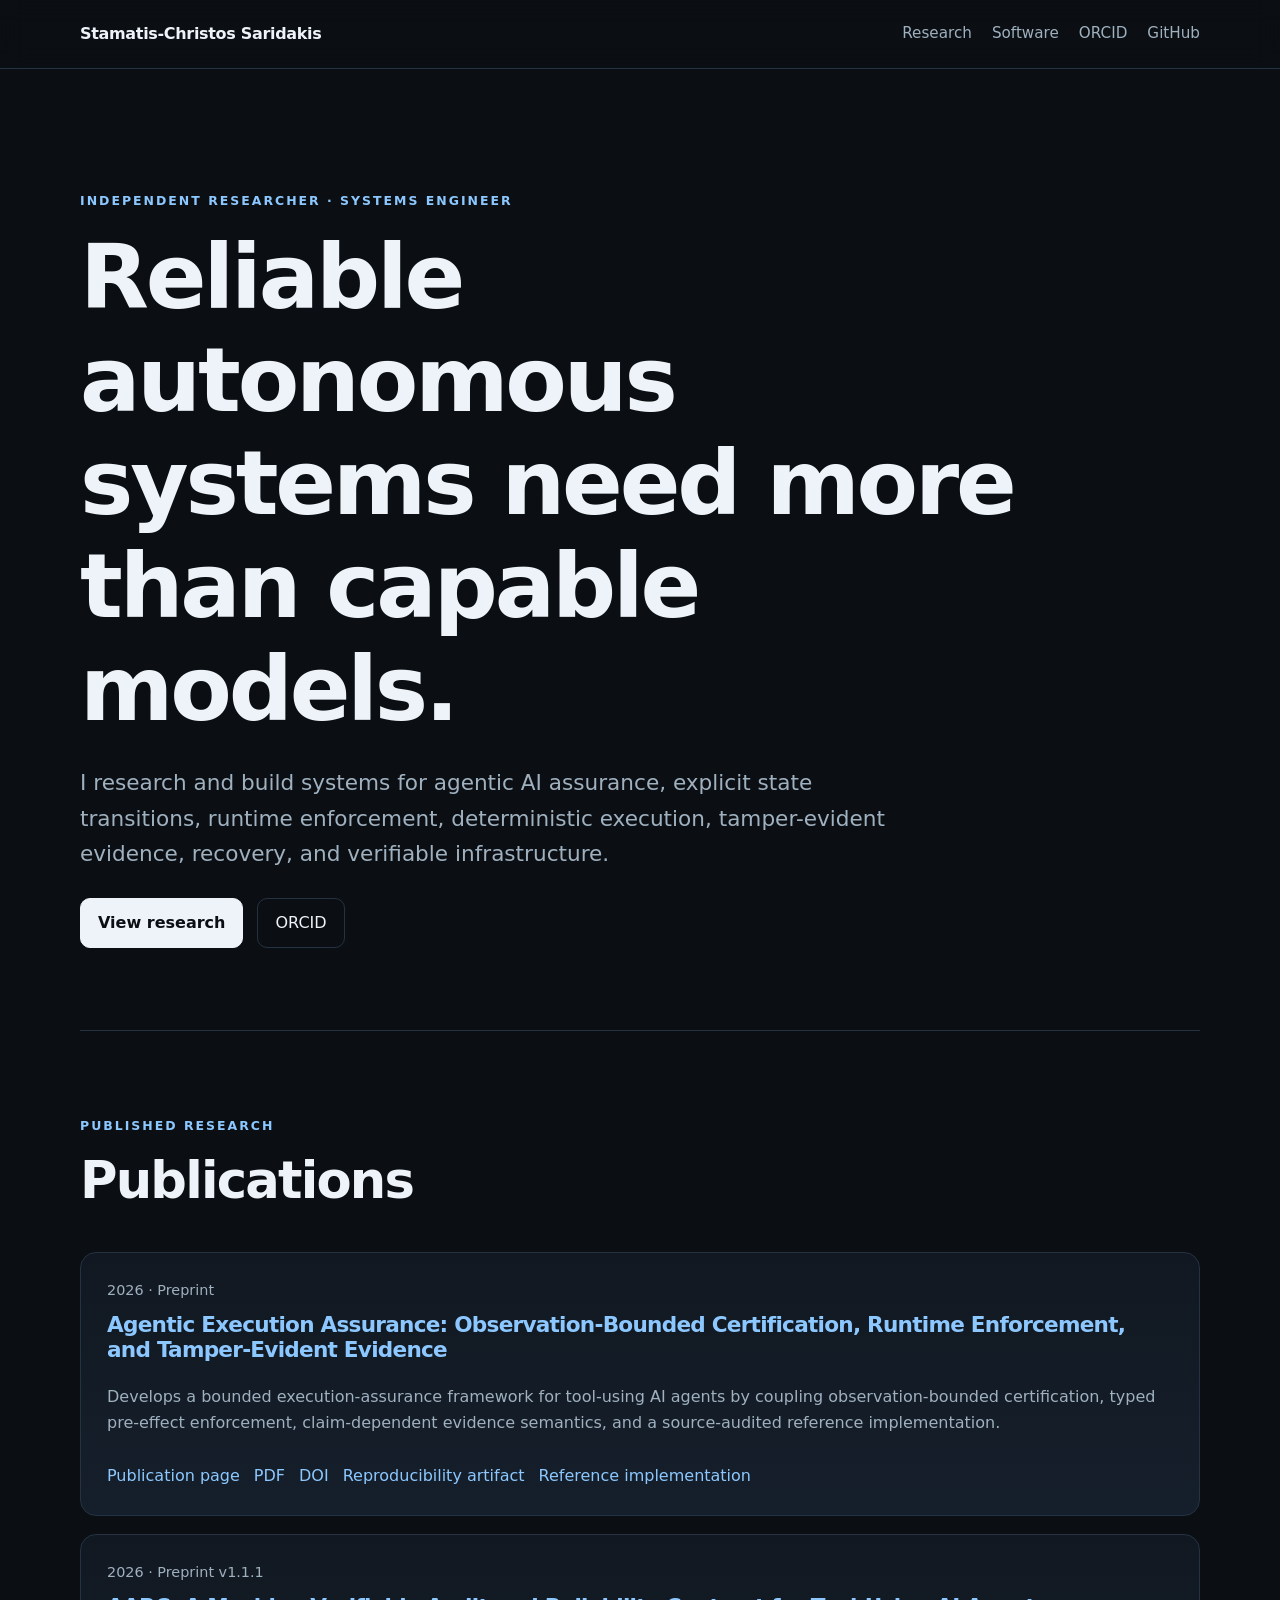
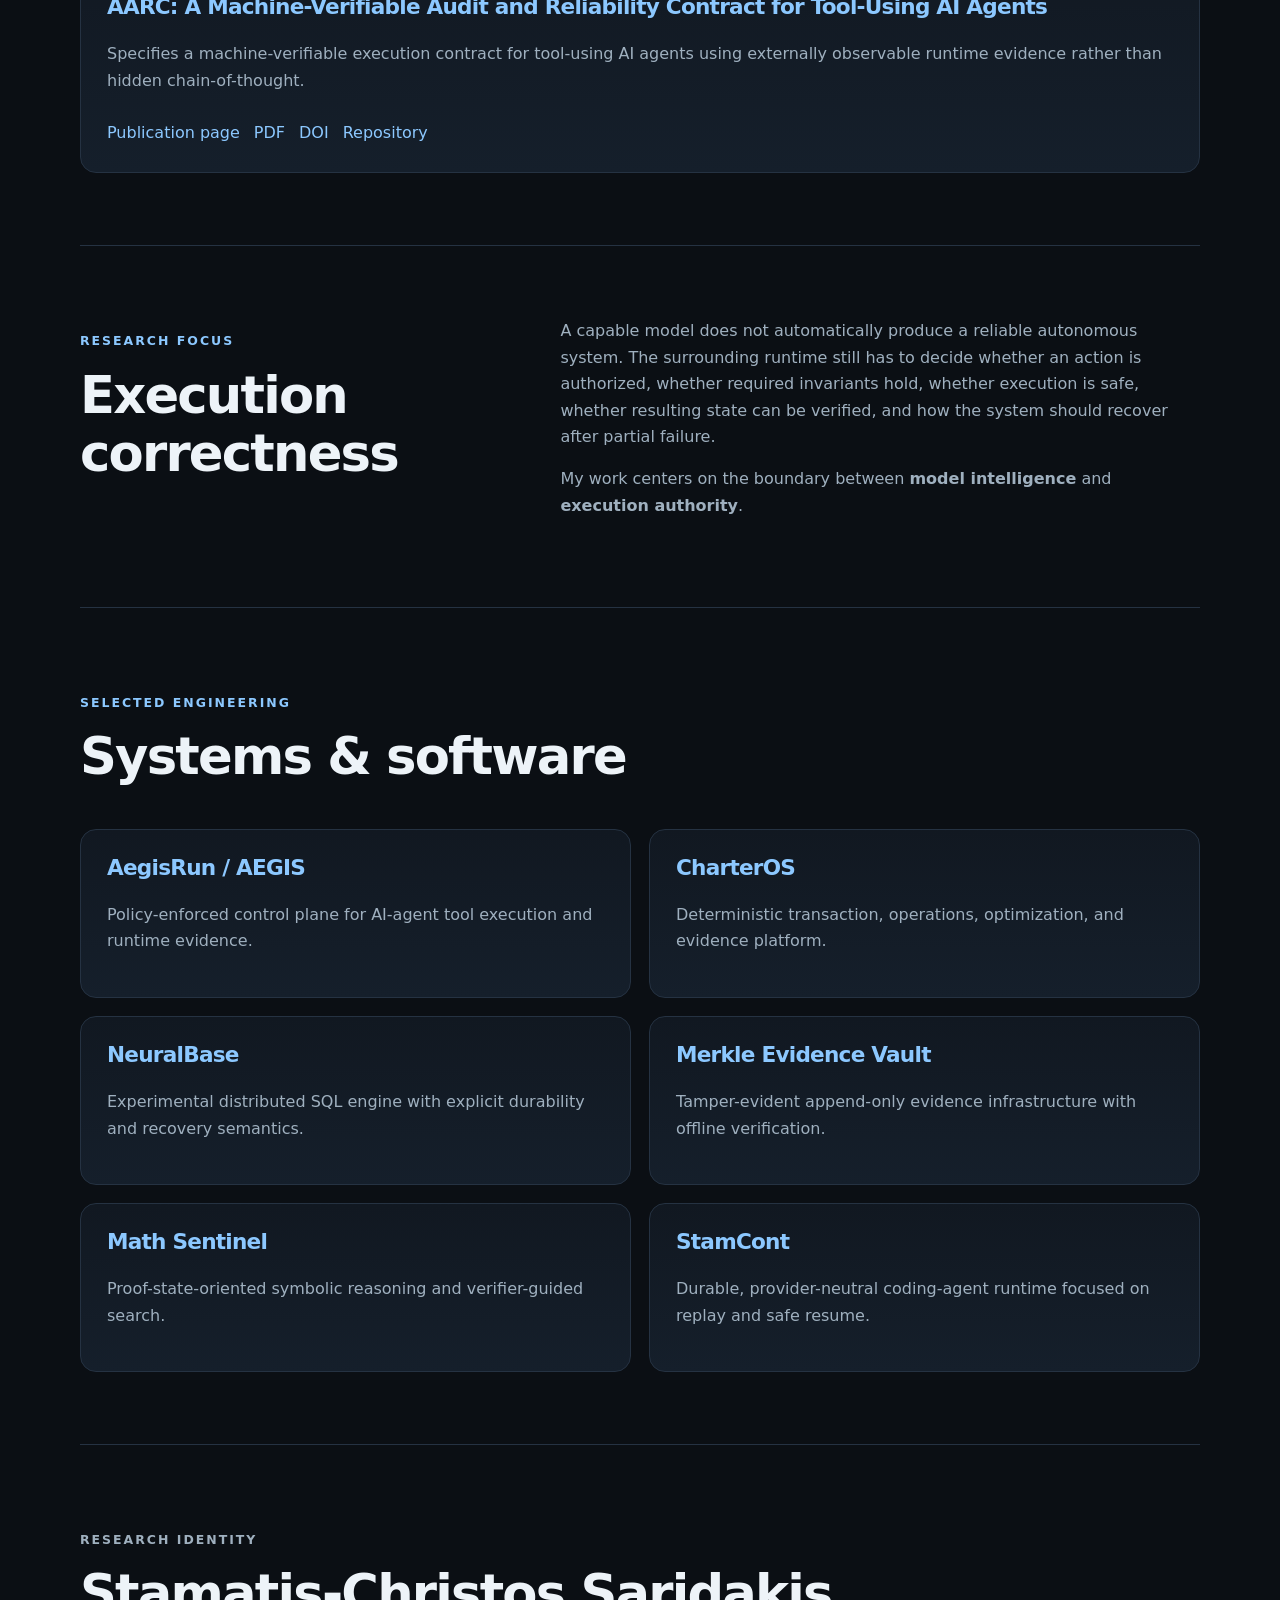
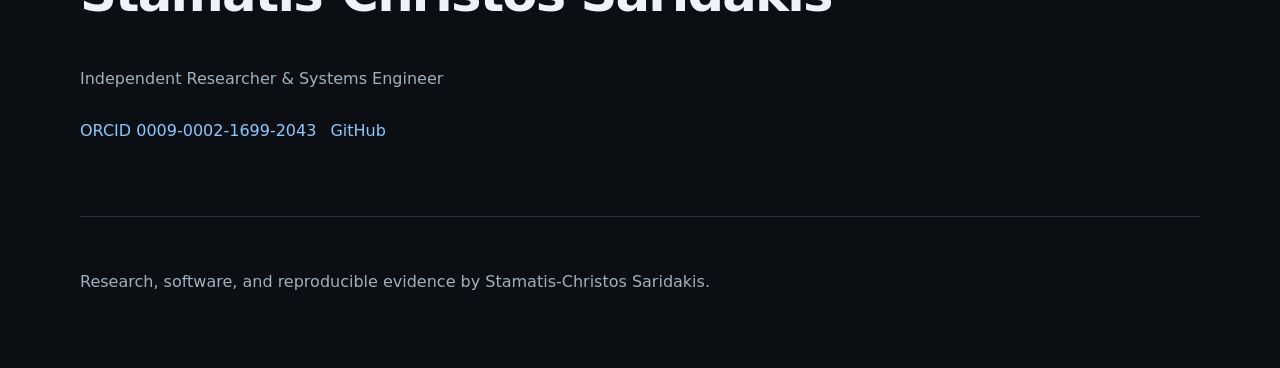
<file: index.html>
<!doctype html>
<html lang="en">
<head>
  <meta charset="utf-8">
  <meta name="viewport" content="width=device-width, initial-scale=1">
  <title>Stamatis-Christos Saridakis | Independent Researcher & Systems Engineer</title>
  <meta name="description" content="Research and engineering by Stamatis-Christos Saridakis in agentic AI assurance, distributed systems, runtime verification, evidence, and high-assurance software.">
  <meta name="author" content="Stamatis-Christos Saridakis">
  <link rel="canonical" href="https://saridakisstamatischristos.github.io/">
  <link rel="stylesheet" href="/style.css">
  <meta property="og:title" content="Stamatis-Christos Saridakis | Research & Engineering">
  <meta property="og:description" content="Independent research in agentic AI assurance, runtime verification, distributed systems, and high-assurance software.">
  <meta property="og:type" content="website">
  <meta property="og:url" content="https://saridakisstamatischristos.github.io/">
  <script type="application/ld+json">
  {
    "@context": "https://schema.org",
    "@type": "Person",
    "name": "Stamatis-Christos Saridakis",
    "url": "https://saridakisstamatischristos.github.io/",
    "sameAs": [
      "https://orcid.org/0009-0002-1699-2043",
      "https://github.com/SaridakisStamatisChristos"
    ],
    "jobTitle": "Independent Researcher & Systems Engineer",
    "knowsAbout": [
      "Agentic AI",
      "Runtime Assurance",
      "Distributed Systems",
      "Runtime Verification",
      "Auditability",
      "High-Assurance Software"
    ]
  }
  </script>
</head>
<body>
  <header class="site-header">
    <div class="wrap nav">
      <a class="brand" href="/">Stamatis-Christos Saridakis</a>
      <nav aria-label="Primary">
        <a href="#research">Research</a>
        <a href="#software">Software</a>
        <a href="https://orcid.org/0009-0002-1699-2043">ORCID</a>
        <a href="https://github.com/SaridakisStamatisChristos">GitHub</a>
      </nav>
    </div>
  </header>

  <main>
    <section class="hero wrap">
      <p class="eyebrow">Independent Researcher · Systems Engineer</p>
      <h1>Reliable autonomous systems need more than capable models.</h1>
      <p class="lede">I research and build systems for agentic AI assurance, explicit state transitions, runtime enforcement, deterministic execution, tamper-evident evidence, recovery, and verifiable infrastructure.</p>
      <div class="actions">
        <a class="button primary" href="#research">View research</a>
        <a class="button" href="https://orcid.org/0009-0002-1699-2043">ORCID</a>
      </div>
    </section>

    <section id="research" class="wrap section">
      <div class="section-heading">
        <p class="eyebrow">Published research</p>
        <h2>Publications</h2>
      </div>

      <article class="card publication">
        <div class="meta">2026 · Preprint</div>
        <h3><a href="/publications/agentic-execution-assurance/">Agentic Execution Assurance: Observation-Bounded Certification, Runtime Enforcement, and Tamper-Evident Evidence</a></h3>
        <p>Develops a bounded execution-assurance framework for tool-using AI agents by coupling observation-bounded certification, typed pre-effect enforcement, claim-dependent evidence semantics, and a source-audited reference implementation.</p>
        <div class="links">
          <a href="/publications/agentic-execution-assurance/">Publication page</a>
          <a href="/publications/agentic-execution-assurance/agentic-execution-assurance.pdf">PDF</a>
          <a href="https://doi.org/10.5281/zenodo.23119086">DOI</a>
          <a href="/publications/agentic-execution-assurance-artifact/">Reproducibility artifact</a>
          <a href="https://github.com/SaridakisStamatisChristos/AEGIS">Reference implementation</a>
        </div>
      </article>

      <article class="card publication">
        <div class="meta">2026 · Preprint v1.1.1</div>
        <h3><a href="/publications/aarc/">AARC: A Machine-Verifiable Audit and Reliability Contract for Tool-Using AI Agents</a></h3>
        <p>Specifies a machine-verifiable execution contract for tool-using AI agents using externally observable runtime evidence rather than hidden chain-of-thought.</p>
        <div class="links">
          <a href="/publications/aarc/">Publication page</a>
          <a href="/publications/aarc/aarc.pdf">PDF</a>
          <a href="https://doi.org/10.5281/zenodo.23107336">DOI</a>
          <a href="https://github.com/SaridakisStamatisChristos/Agentic-Audit-Reliability-Contract-AARC-">Repository</a>
        </div>
      </article>
    </section>

    <section class="wrap section split">
      <div>
        <p class="eyebrow">Research focus</p>
        <h2>Execution correctness</h2>
      </div>
      <div class="prose">
        <p>A capable model does not automatically produce a reliable autonomous system. The surrounding runtime still has to decide whether an action is authorized, whether required invariants hold, whether execution is safe, whether resulting state can be verified, and how the system should recover after partial failure.</p>
        <p>My work centers on the boundary between <strong>model intelligence</strong> and <strong>execution authority</strong>.</p>
      </div>
    </section>

    <section id="software" class="wrap section">
      <div class="section-heading">
        <p class="eyebrow">Selected engineering</p>
        <h2>Systems & software</h2>
      </div>
      <div class="grid">
        <article class="card"><h3><a href="https://github.com/SaridakisStamatisChristos/AEGIS">AegisRun / AEGIS</a></h3><p>Policy-enforced control plane for AI-agent tool execution and runtime evidence.</p></article>
        <article class="card"><h3><a href="https://github.com/SaridakisStamatisChristos/CharterOS">CharterOS</a></h3><p>Deterministic transaction, operations, optimization, and evidence platform.</p></article>
        <article class="card"><h3><a href="https://github.com/SaridakisStamatisChristos/Neuralbase">NeuralBase</a></h3><p>Experimental distributed SQL engine with explicit durability and recovery semantics.</p></article>
        <article class="card"><h3><a href="https://github.com/SaridakisStamatisChristos/merkle-evidence-vault">Merkle Evidence Vault</a></h3><p>Tamper-evident append-only evidence infrastructure with offline verification.</p></article>
        <article class="card"><h3><a href="https://github.com/SaridakisStamatisChristos/math-sentinel">Math Sentinel</a></h3><p>Proof-state-oriented symbolic reasoning and verifier-guided search.</p></article>
        <article class="card"><h3><a href="https://github.com/SaridakisStamatisChristos/StamCont">StamCont</a></h3><p>Durable, provider-neutral coding-agent runtime focused on replay and safe resume.</p></article>
      </div>
    </section>

    <section class="wrap section identity">
      <p class="eyebrow">Research identity</p>
      <h2>Stamatis-Christos Saridakis</h2>
      <p>Independent Researcher & Systems Engineer</p>
      <div class="links">
        <a href="https://orcid.org/0009-0002-1699-2043">ORCID 0009-0002-1699-2043</a>
        <a href="https://github.com/SaridakisStamatisChristos">GitHub</a>
      </div>
    </section>
  </main>

  <footer class="wrap footer">
    <p>Research, software, and reproducible evidence by Stamatis-Christos Saridakis.</p>
  </footer>
</body>
</html>
</file>
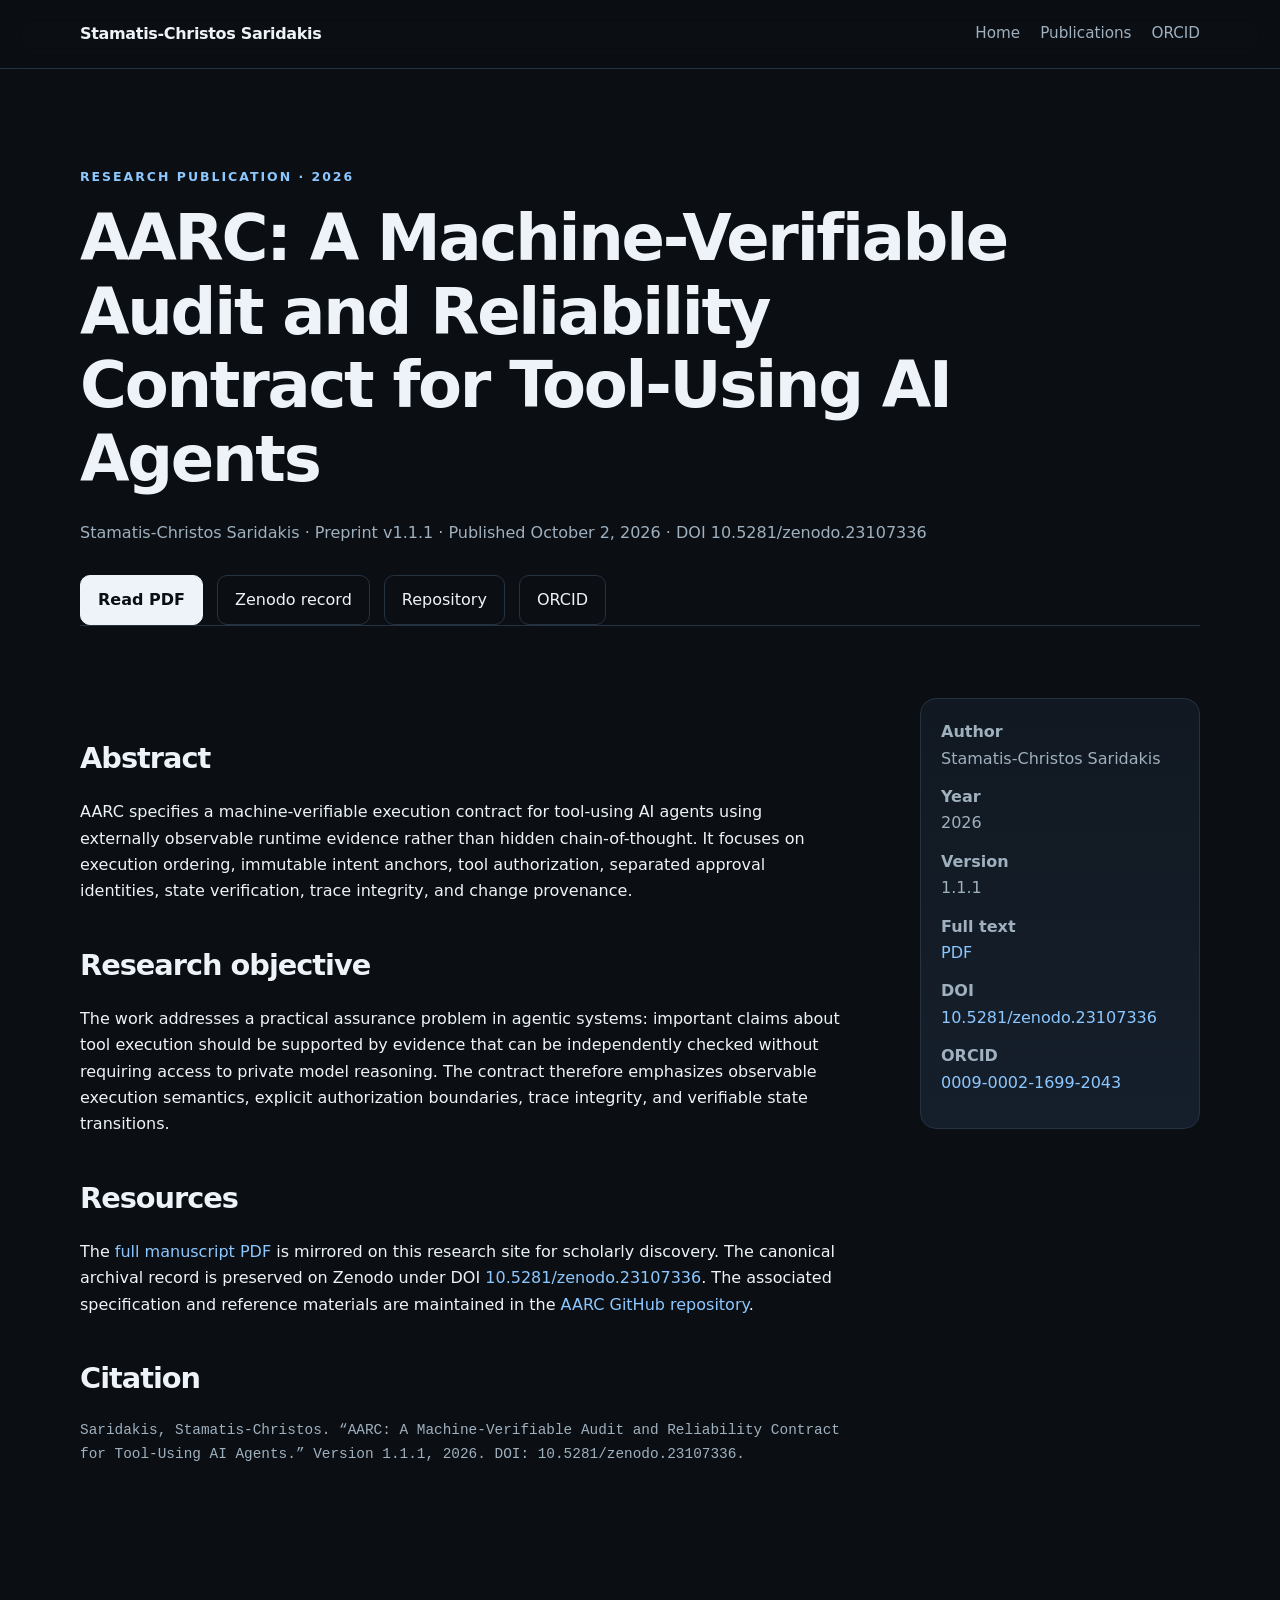
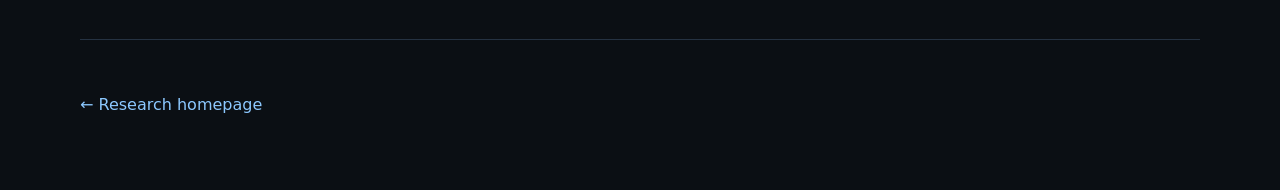
<file: publications/aarc/index.html>
<!doctype html>
<html lang="en">
<head>
  <meta charset="utf-8">
  <meta name="viewport" content="width=device-width, initial-scale=1">
  <title>AARC: A Machine-Verifiable Audit and Reliability Contract for Tool-Using AI Agents | Stamatis-Christos Saridakis</title>
  <meta name="description" content="AARC specifies a machine-verifiable execution contract for tool-using AI agents using externally observable runtime evidence rather than hidden chain-of-thought.">
  <meta name="author" content="Stamatis-Christos Saridakis">
  <link rel="canonical" href="https://saridakisstamatischristos.github.io/publications/aarc/">
  <link rel="stylesheet" href="/style.css">

  <meta name="citation_title" content="AARC: A Machine-Verifiable Audit and Reliability Contract for Tool-Using AI Agents">
  <meta name="citation_author" content="Stamatis-Christos Saridakis">
  <meta name="citation_publication_date" content="2026/10/02">
  <meta name="citation_online_date" content="2026/10/02">
  <meta name="citation_doi" content="10.5281/zenodo.23107336">
  <meta name="citation_technical_report_number" content="v1.1.1">
  <meta name="citation_abstract_html_url" content="https://saridakisstamatischristos.github.io/publications/aarc/">
  <meta name="citation_pdf_url" content="https://saridakisstamatischristos.github.io/publications/aarc/aarc.pdf">

  <meta property="og:title" content="AARC: A Machine-Verifiable Audit and Reliability Contract for Tool-Using AI Agents">
  <meta property="og:type" content="article">
  <meta property="og:url" content="https://saridakisstamatischristos.github.io/publications/aarc/">
  <meta property="article:published_time" content="2026-10-02">

  <script type="application/ld+json">
  {
    "@context": "https://schema.org",
    "@type": "ScholarlyArticle",
    "headline": "AARC: A Machine-Verifiable Audit and Reliability Contract for Tool-Using AI Agents",
    "datePublished": "2026-10-02",
    "version": "1.1.1",
    "identifier": "https://doi.org/10.5281/zenodo.23107336",
    "url": "https://saridakisstamatischristos.github.io/publications/aarc/",
    "author": {
      "@type": "Person",
      "name": "Stamatis-Christos Saridakis",
      "sameAs": "https://orcid.org/0009-0002-1699-2043"
    },
    "encoding": {
      "@type": "MediaObject",
      "contentUrl": "https://saridakisstamatischristos.github.io/publications/aarc/aarc.pdf",
      "encodingFormat": "application/pdf"
    },
    "sameAs": [
      "https://doi.org/10.5281/zenodo.23107336",
      "https://github.com/SaridakisStamatisChristos/Agentic-Audit-Reliability-Contract-AARC-"
    ],
    "description": "A machine-verifiable execution contract for tool-using AI agents based on externally observable runtime evidence."
  }
  </script>
</head>
<body>
  <header class="site-header">
    <div class="wrap nav">
      <a class="brand" href="/">Stamatis-Christos Saridakis</a>
      <nav aria-label="Primary"><a href="/">Home</a><a href="/#research">Publications</a><a href="https://orcid.org/0009-0002-1699-2043">ORCID</a></nav>
    </div>
  </header>

  <main class="wrap paper-shell">
    <p class="eyebrow">Research publication · 2026</p>
    <h1 class="paper-title">AARC: A Machine-Verifiable Audit and Reliability Contract for Tool-Using AI Agents</h1>
    <p class="paper-meta">Stamatis-Christos Saridakis · Preprint v1.1.1 · Published October 2, 2026 · DOI 10.5281/zenodo.23107336</p>

    <div class="actions">
      <a class="button primary" href="aarc.pdf">Read PDF</a>
      <a class="button" href="https://doi.org/10.5281/zenodo.23107336">Zenodo record</a>
      <a class="button" href="https://github.com/SaridakisStamatisChristos/Agentic-Audit-Reliability-Contract-AARC-">Repository</a>
      <a class="button" href="https://orcid.org/0009-0002-1699-2043">ORCID</a>
    </div>

    <div class="paper-layout section">
      <article class="paper-body">
        <h2>Abstract</h2>
        <p>AARC specifies a machine-verifiable execution contract for tool-using AI agents using externally observable runtime evidence rather than hidden chain-of-thought. It focuses on execution ordering, immutable intent anchors, tool authorization, separated approval identities, state verification, trace integrity, and change provenance.</p>

        <h2>Research objective</h2>
        <p>The work addresses a practical assurance problem in agentic systems: important claims about tool execution should be supported by evidence that can be independently checked without requiring access to private model reasoning. The contract therefore emphasizes observable execution semantics, explicit authorization boundaries, trace integrity, and verifiable state transitions.</p>

        <h2>Resources</h2>
        <p>The <a href="aarc.pdf">full manuscript PDF</a> is mirrored on this research site for scholarly discovery. The canonical archival record is preserved on Zenodo under DOI <a href="https://doi.org/10.5281/zenodo.23107336">10.5281/zenodo.23107336</a>. The associated specification and reference materials are maintained in the <a href="https://github.com/SaridakisStamatisChristos/Agentic-Audit-Reliability-Contract-AARC-">AARC GitHub repository</a>.</p>

        <h2>Citation</h2>
        <p class="citation">Saridakis, Stamatis-Christos. “AARC: A Machine-Verifiable Audit and Reliability Contract for Tool-Using AI Agents.” Version 1.1.1, 2026. DOI: 10.5281/zenodo.23107336.</p>
      </article>

      <aside class="paper-side">
        <div class="card">
          <p><strong>Author</strong><br>Stamatis-Christos Saridakis</p>
          <p><strong>Year</strong><br>2026</p>
          <p><strong>Version</strong><br>1.1.1</p>
          <p><strong>Full text</strong><br><a href="aarc.pdf">PDF</a></p>
          <p><strong>DOI</strong><br><a href="https://doi.org/10.5281/zenodo.23107336">10.5281/zenodo.23107336</a></p>
          <p><strong>ORCID</strong><br><a href="https://orcid.org/0009-0002-1699-2043">0009-0002-1699-2043</a></p>
        </div>
      </aside>
    </div>
  </main>

  <footer class="wrap footer"><p><a href="/">← Research homepage</a></p></footer>
</body>
</html>
</file>
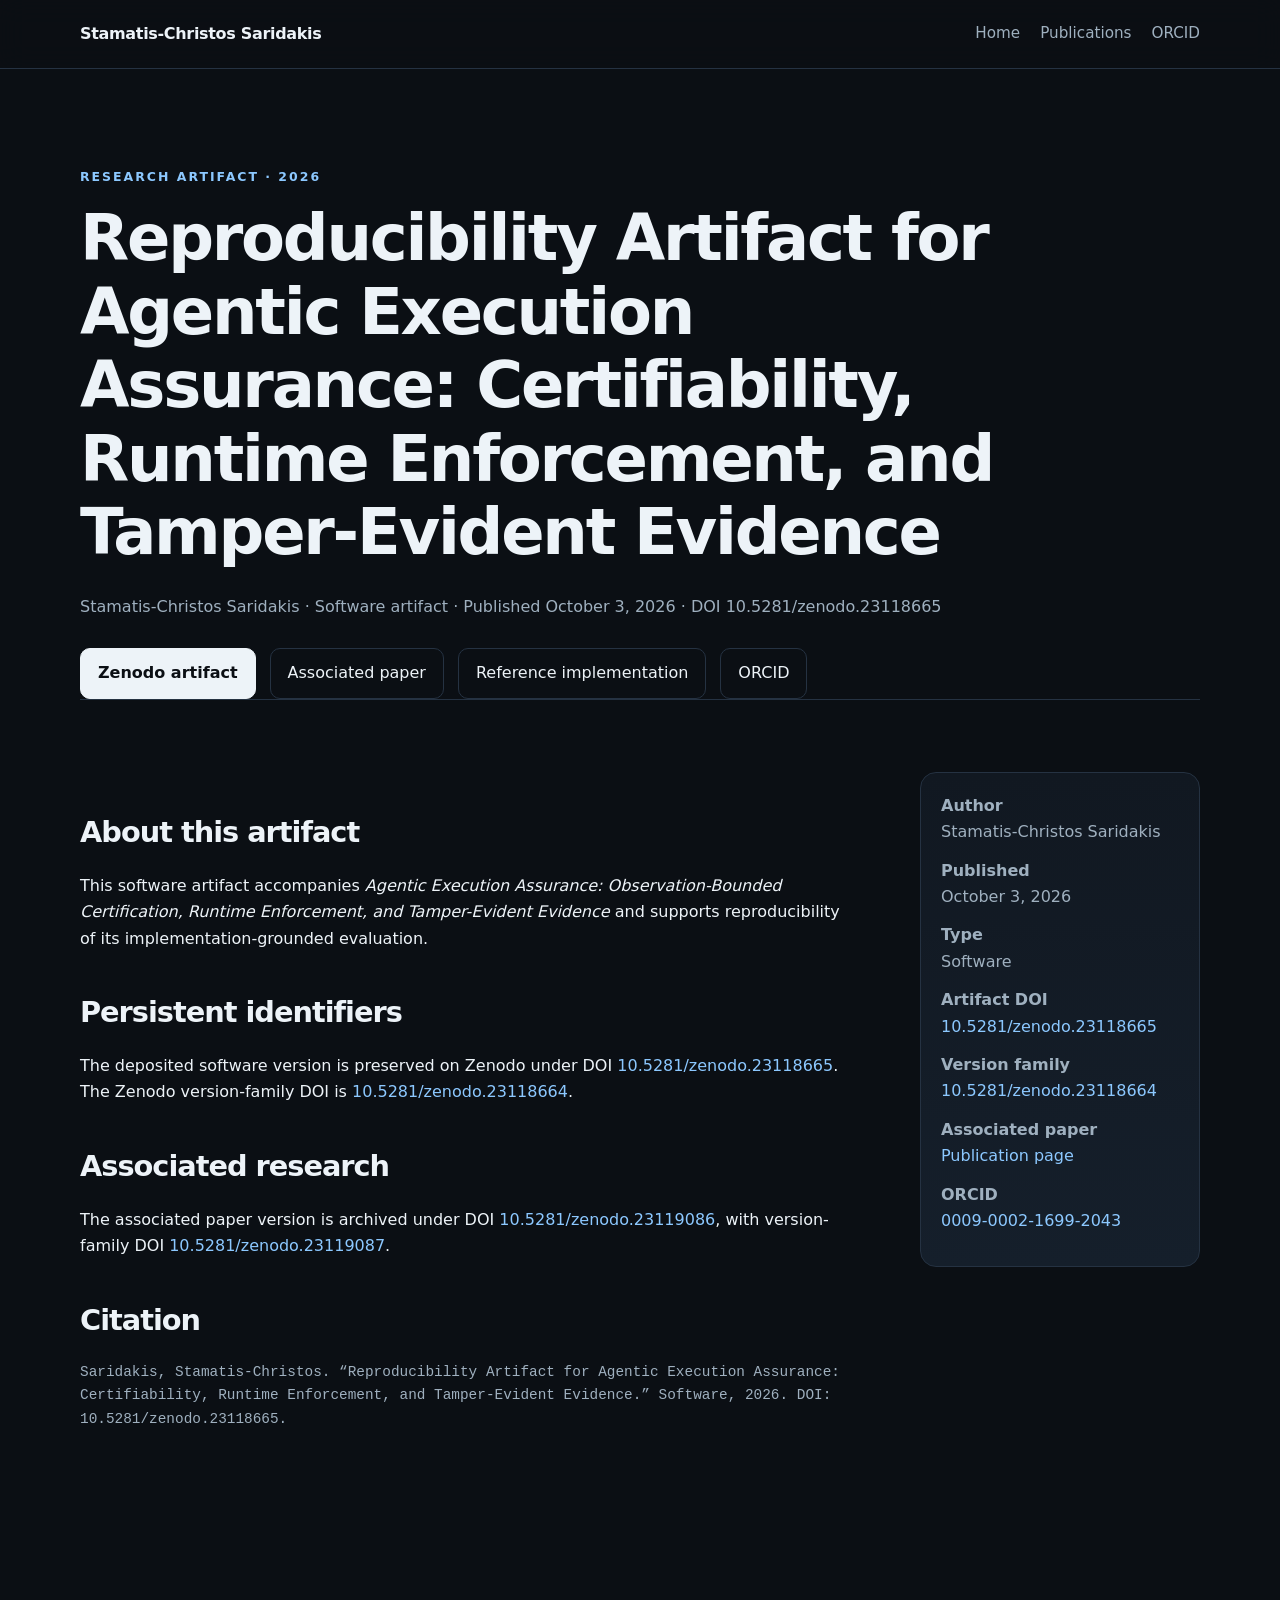
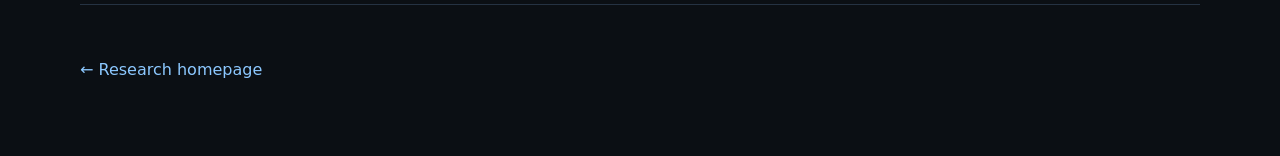
<file: publications/agentic-execution-assurance-artifact/index.html>
<!doctype html>
<html lang="en">
<head>
  <meta charset="utf-8">
  <meta name="viewport" content="width=device-width, initial-scale=1">
  <title>Reproducibility Artifact for Agentic Execution Assurance: Certifiability, Runtime Enforcement, and Tamper-Evident Evidence | Stamatis-Christos Saridakis</title>
  <meta name="description" content="Reproducibility software artifact accompanying Agentic Execution Assurance, published on Zenodo on October 3, 2026.">
  <meta name="author" content="Stamatis-Christos Saridakis">
  <link rel="canonical" href="https://saridakisstamatischristos.github.io/publications/agentic-execution-assurance-artifact/">
  <link rel="stylesheet" href="/style.css">

  <meta name="citation_title" content="Reproducibility Artifact for Agentic Execution Assurance: Certifiability, Runtime Enforcement, and Tamper-Evident Evidence">
  <meta name="citation_author" content="Stamatis-Christos Saridakis">
  <meta name="citation_publication_date" content="2026/10/03">
  <meta name="citation_online_date" content="2026/10/03">
  <meta name="citation_doi" content="10.5281/zenodo.23118665">
  <meta name="citation_abstract_html_url" content="https://saridakisstamatischristos.github.io/publications/agentic-execution-assurance-artifact/">

  <meta property="og:title" content="Reproducibility Artifact for Agentic Execution Assurance: Certifiability, Runtime Enforcement, and Tamper-Evident Evidence">
  <meta property="og:type" content="article">
  <meta property="og:url" content="https://saridakisstamatischristos.github.io/publications/agentic-execution-assurance-artifact/">
  <meta property="article:published_time" content="2026-10-03">

  <script type="application/ld+json">
  {
    "@context": "https://schema.org",
    "@type": "SoftwareSourceCode",
    "name": "Reproducibility Artifact for Agentic Execution Assurance: Certifiability, Runtime Enforcement, and Tamper-Evident Evidence",
    "datePublished": "2026-10-03",
    "identifier": "https://doi.org/10.5281/zenodo.23118665",
    "url": "https://saridakisstamatischristos.github.io/publications/agentic-execution-assurance-artifact/",
    "author": {
      "@type": "Person",
      "name": "Stamatis-Christos Saridakis",
      "sameAs": "https://orcid.org/0009-0002-1699-2043"
    },
    "isBasedOn": "https://doi.org/10.5281/zenodo.23119086",
    "codeRepository": "https://github.com/SaridakisStamatisChristos/AEGIS",
    "sameAs": [
      "https://doi.org/10.5281/zenodo.23118665",
      "https://doi.org/10.5281/zenodo.23118664"
    ],
    "description": "Reproducibility software artifact accompanying Agentic Execution Assurance and supporting evaluation of certifiability, runtime enforcement, and tamper-evident evidence."
  }
  </script>
</head>
<body>
  <header class="site-header">
    <div class="wrap nav">
      <a class="brand" href="/">Stamatis-Christos Saridakis</a>
      <nav aria-label="Primary"><a href="/">Home</a><a href="/#research">Publications</a><a href="https://orcid.org/0009-0002-1699-2043">ORCID</a></nav>
    </div>
  </header>

  <main class="wrap paper-shell">
    <p class="eyebrow">Research artifact · 2026</p>
    <h1 class="paper-title">Reproducibility Artifact for Agentic Execution Assurance: Certifiability, Runtime Enforcement, and Tamper-Evident Evidence</h1>
    <p class="paper-meta">Stamatis-Christos Saridakis · Software artifact · Published October 3, 2026 · DOI 10.5281/zenodo.23118665</p>

    <div class="actions">
      <a class="button primary" href="https://doi.org/10.5281/zenodo.23118665">Zenodo artifact</a>
      <a class="button" href="/publications/agentic-execution-assurance/">Associated paper</a>
      <a class="button" href="https://github.com/SaridakisStamatisChristos/AEGIS">Reference implementation</a>
      <a class="button" href="https://orcid.org/0009-0002-1699-2043">ORCID</a>
    </div>

    <div class="paper-layout section">
      <article class="paper-body">
        <h2>About this artifact</h2>
        <p>This software artifact accompanies <em>Agentic Execution Assurance: Observation-Bounded Certification, Runtime Enforcement, and Tamper-Evident Evidence</em> and supports reproducibility of its implementation-grounded evaluation.</p>

        <h2>Persistent identifiers</h2>
        <p>The deposited software version is preserved on Zenodo under DOI <a href="https://doi.org/10.5281/zenodo.23118665">10.5281/zenodo.23118665</a>. The Zenodo version-family DOI is <a href="https://doi.org/10.5281/zenodo.23118664">10.5281/zenodo.23118664</a>.</p>

        <h2>Associated research</h2>
        <p>The associated paper version is archived under DOI <a href="https://doi.org/10.5281/zenodo.23119086">10.5281/zenodo.23119086</a>, with version-family DOI <a href="https://doi.org/10.5281/zenodo.23119087">10.5281/zenodo.23119087</a>.</p>

        <h2>Citation</h2>
        <p class="citation">Saridakis, Stamatis-Christos. “Reproducibility Artifact for Agentic Execution Assurance: Certifiability, Runtime Enforcement, and Tamper-Evident Evidence.” Software, 2026. DOI: 10.5281/zenodo.23118665.</p>
      </article>

      <aside class="paper-side">
        <div class="card">
          <p><strong>Author</strong><br>Stamatis-Christos Saridakis</p>
          <p><strong>Published</strong><br>October 3, 2026</p>
          <p><strong>Type</strong><br>Software</p>
          <p><strong>Artifact DOI</strong><br><a href="https://doi.org/10.5281/zenodo.23118665">10.5281/zenodo.23118665</a></p>
          <p><strong>Version family</strong><br><a href="https://doi.org/10.5281/zenodo.23118664">10.5281/zenodo.23118664</a></p>
          <p><strong>Associated paper</strong><br><a href="/publications/agentic-execution-assurance/">Publication page</a></p>
          <p><strong>ORCID</strong><br><a href="https://orcid.org/0009-0002-1699-2043">0009-0002-1699-2043</a></p>
        </div>
      </aside>
    </div>
  </main>

  <footer class="wrap footer"><p><a href="/">← Research homepage</a></p></footer>
</body>
</html>
</file>
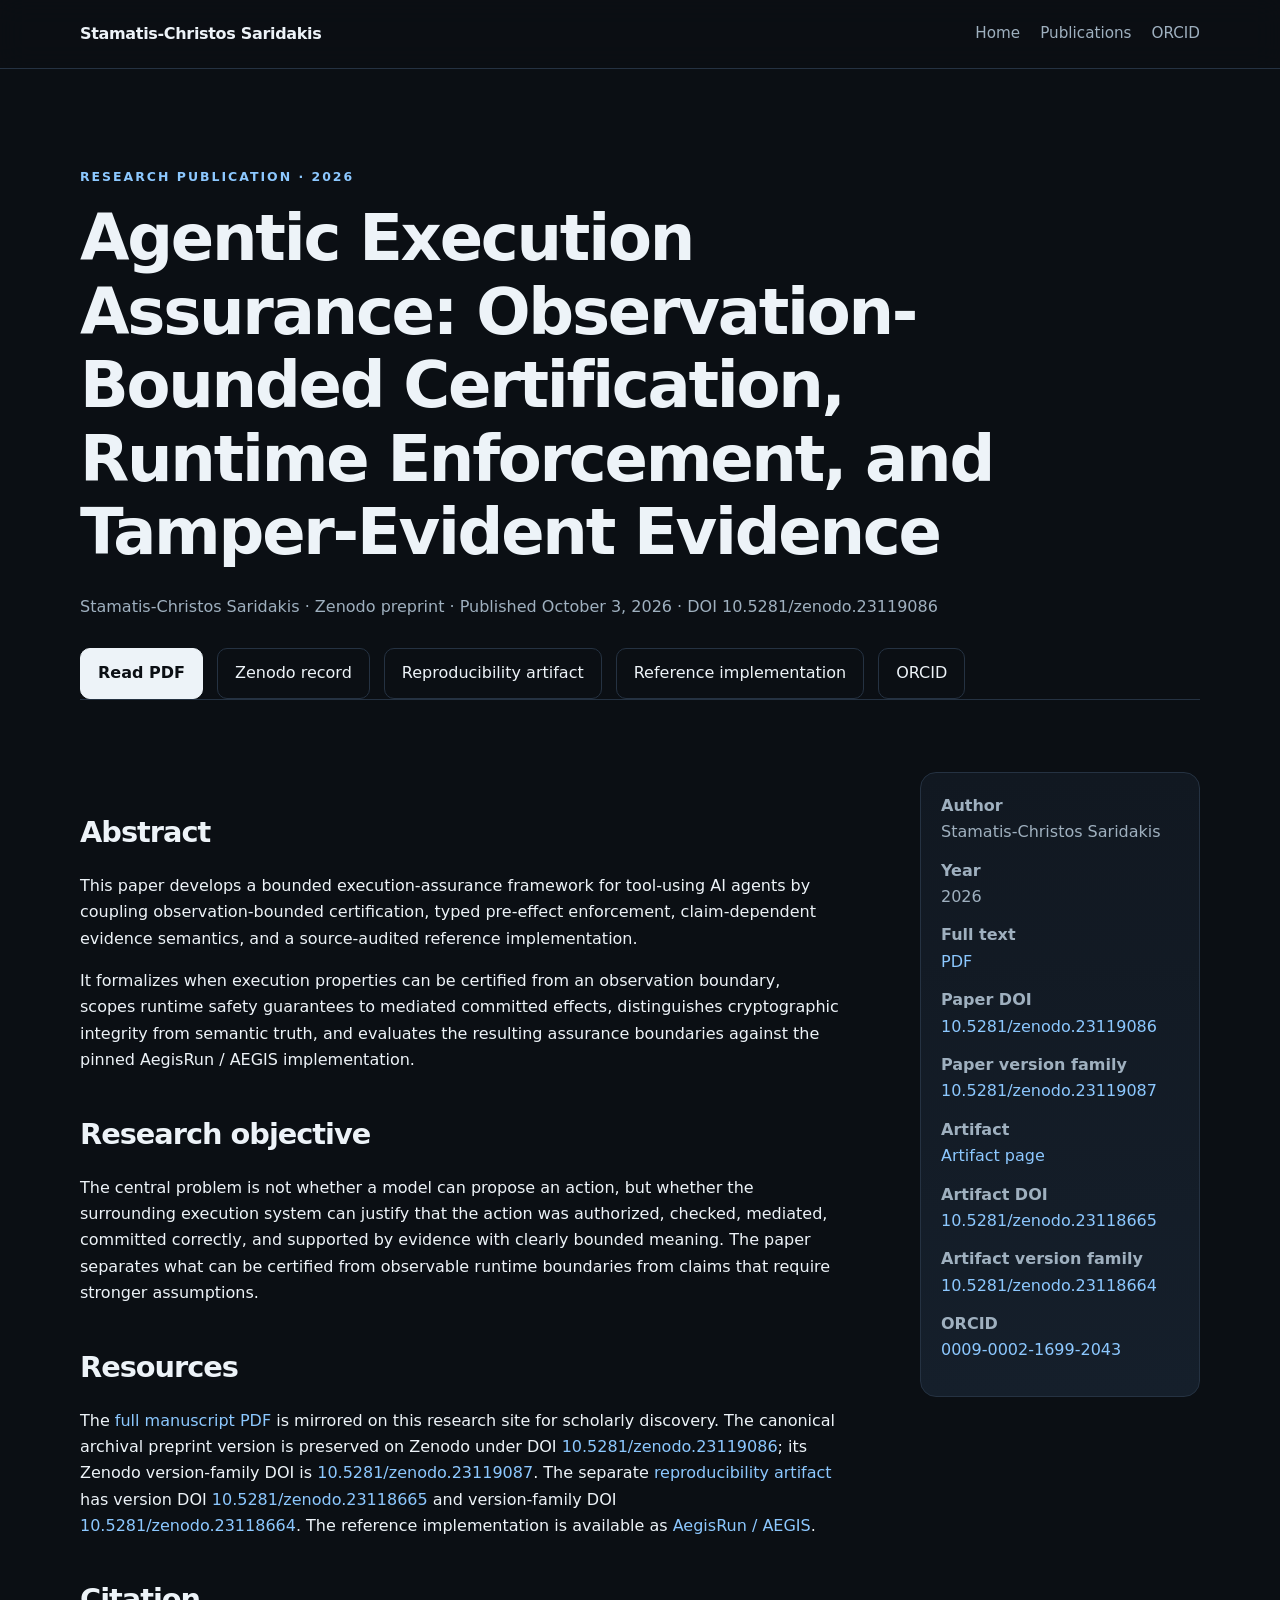
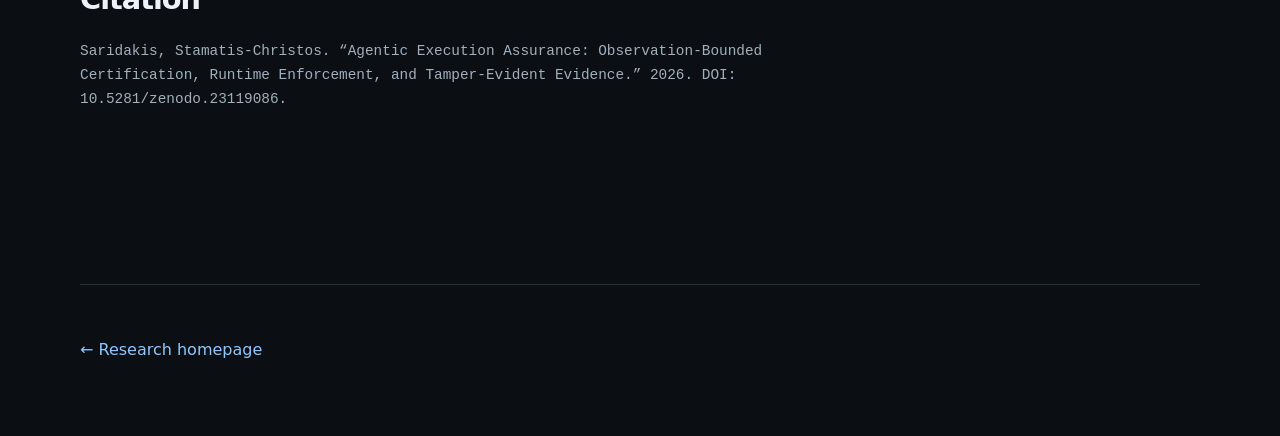
<file: publications/agentic-execution-assurance/index.html>
<!doctype html>
<html lang="en">
<head>
  <meta charset="utf-8">
  <meta name="viewport" content="width=device-width, initial-scale=1">
  <title>Agentic Execution Assurance: Observation-Bounded Certification, Runtime Enforcement, and Tamper-Evident Evidence | Stamatis-Christos Saridakis</title>
  <meta name="description" content="A bounded execution-assurance framework for tool-using AI agents combining observation-bounded certification, typed pre-effect enforcement, evidence semantics, and a source-audited reference implementation.">
  <meta name="author" content="Stamatis-Christos Saridakis">
  <link rel="canonical" href="https://saridakisstamatischristos.github.io/publications/agentic-execution-assurance/">
  <link rel="stylesheet" href="/style.css">

  <meta name="citation_title" content="Agentic Execution Assurance: Observation-Bounded Certification, Runtime Enforcement, and Tamper-Evident Evidence">
  <meta name="citation_author" content="Stamatis-Christos Saridakis">
  <meta name="citation_publication_date" content="2026/10/03">
  <meta name="citation_online_date" content="2026/10/03">
  <meta name="citation_doi" content="10.5281/zenodo.23119086">
  <meta name="citation_abstract_html_url" content="https://saridakisstamatischristos.github.io/publications/agentic-execution-assurance/">
  <meta name="citation_pdf_url" content="https://saridakisstamatischristos.github.io/publications/agentic-execution-assurance/agentic-execution-assurance.pdf">

  <meta property="og:title" content="Agentic Execution Assurance: Observation-Bounded Certification, Runtime Enforcement, and Tamper-Evident Evidence">
  <meta property="og:type" content="article">
  <meta property="og:url" content="https://saridakisstamatischristos.github.io/publications/agentic-execution-assurance/">
  <meta property="article:published_time" content="2026-10-03">

  <script type="application/ld+json">
  {
    "@context": "https://schema.org",
    "@type": "ScholarlyArticle",
    "headline": "Agentic Execution Assurance: Observation-Bounded Certification, Runtime Enforcement, and Tamper-Evident Evidence",
    "datePublished": "2026-10-03",
    "identifier": "https://doi.org/10.5281/zenodo.23119086",
    "url": "https://saridakisstamatischristos.github.io/publications/agentic-execution-assurance/",
    "author": {
      "@type": "Person",
      "name": "Stamatis-Christos Saridakis",
      "sameAs": "https://orcid.org/0009-0002-1699-2043"
    },
    "encoding": {
      "@type": "MediaObject",
      "contentUrl": "https://saridakisstamatischristos.github.io/publications/agentic-execution-assurance/agentic-execution-assurance.pdf",
      "encodingFormat": "application/pdf"
    },
    "sameAs": [
      "https://doi.org/10.5281/zenodo.23119086",
      "https://doi.org/10.5281/zenodo.23119087"
    ],
    "hasPart": {
      "@type": "SoftwareSourceCode",
      "name": "Reproducibility Artifact for Agentic Execution Assurance: Certifiability, Runtime Enforcement, and Tamper-Evident Evidence",
      "url": "https://saridakisstamatischristos.github.io/publications/agentic-execution-assurance-artifact/",
      "identifier": "https://doi.org/10.5281/zenodo.23118665",
      "sameAs": "https://doi.org/10.5281/zenodo.23118664"
    },
    "description": "A bounded execution-assurance framework for tool-using AI agents coupling observation-bounded certification, typed pre-effect enforcement, claim-dependent evidence semantics, and a source-audited reference implementation."
  }
  </script>
</head>
<body>
  <header class="site-header">
    <div class="wrap nav">
      <a class="brand" href="/">Stamatis-Christos Saridakis</a>
      <nav aria-label="Primary"><a href="/">Home</a><a href="/#research">Publications</a><a href="https://orcid.org/0009-0002-1699-2043">ORCID</a></nav>
    </div>
  </header>

  <main class="wrap paper-shell">
    <p class="eyebrow">Research publication · 2026</p>
    <h1 class="paper-title">Agentic Execution Assurance: Observation-Bounded Certification, Runtime Enforcement, and Tamper-Evident Evidence</h1>
    <p class="paper-meta">Stamatis-Christos Saridakis · Zenodo preprint · Published October 3, 2026 · DOI 10.5281/zenodo.23119086</p>

    <div class="actions">
      <a class="button primary" href="agentic-execution-assurance.pdf">Read PDF</a>
      <a class="button" href="https://doi.org/10.5281/zenodo.23119086">Zenodo record</a>
      <a class="button" href="/publications/agentic-execution-assurance-artifact/">Reproducibility artifact</a>
      <a class="button" href="https://github.com/SaridakisStamatisChristos/AEGIS">Reference implementation</a>
      <a class="button" href="https://orcid.org/0009-0002-1699-2043">ORCID</a>
    </div>

    <div class="paper-layout section">
      <article class="paper-body">
        <h2>Abstract</h2>
        <p>This paper develops a bounded execution-assurance framework for tool-using AI agents by coupling observation-bounded certification, typed pre-effect enforcement, claim-dependent evidence semantics, and a source-audited reference implementation.</p>
        <p>It formalizes when execution properties can be certified from an observation boundary, scopes runtime safety guarantees to mediated committed effects, distinguishes cryptographic integrity from semantic truth, and evaluates the resulting assurance boundaries against the pinned AegisRun / AEGIS implementation.</p>

        <h2>Research objective</h2>
        <p>The central problem is not whether a model can propose an action, but whether the surrounding execution system can justify that the action was authorized, checked, mediated, committed correctly, and supported by evidence with clearly bounded meaning. The paper separates what can be certified from observable runtime boundaries from claims that require stronger assumptions.</p>

        <h2>Resources</h2>
        <p>The <a href="agentic-execution-assurance.pdf">full manuscript PDF</a> is mirrored on this research site for scholarly discovery. The canonical archival preprint version is preserved on Zenodo under DOI <a href="https://doi.org/10.5281/zenodo.23119086">10.5281/zenodo.23119086</a>; its Zenodo version-family DOI is <a href="https://doi.org/10.5281/zenodo.23119087">10.5281/zenodo.23119087</a>. The separate <a href="/publications/agentic-execution-assurance-artifact/">reproducibility artifact</a> has version DOI <a href="https://doi.org/10.5281/zenodo.23118665">10.5281/zenodo.23118665</a> and version-family DOI <a href="https://doi.org/10.5281/zenodo.23118664">10.5281/zenodo.23118664</a>. The reference implementation is available as <a href="https://github.com/SaridakisStamatisChristos/AEGIS">AegisRun / AEGIS</a>.</p>

        <h2>Citation</h2>
        <p class="citation">Saridakis, Stamatis-Christos. “Agentic Execution Assurance: Observation-Bounded Certification, Runtime Enforcement, and Tamper-Evident Evidence.” 2026. DOI: 10.5281/zenodo.23119086.</p>
      </article>

      <aside class="paper-side">
        <div class="card">
          <p><strong>Author</strong><br>Stamatis-Christos Saridakis</p>
          <p><strong>Year</strong><br>2026</p>
          <p><strong>Full text</strong><br><a href="agentic-execution-assurance.pdf">PDF</a></p>
          <p><strong>Paper DOI</strong><br><a href="https://doi.org/10.5281/zenodo.23119086">10.5281/zenodo.23119086</a></p>
          <p><strong>Paper version family</strong><br><a href="https://doi.org/10.5281/zenodo.23119087">10.5281/zenodo.23119087</a></p>
          <p><strong>Artifact</strong><br><a href="/publications/agentic-execution-assurance-artifact/">Artifact page</a></p>
          <p><strong>Artifact DOI</strong><br><a href="https://doi.org/10.5281/zenodo.23118665">10.5281/zenodo.23118665</a></p>
          <p><strong>Artifact version family</strong><br><a href="https://doi.org/10.5281/zenodo.23118664">10.5281/zenodo.23118664</a></p>
          <p><strong>ORCID</strong><br><a href="https://orcid.org/0009-0002-1699-2043">0009-0002-1699-2043</a></p>
        </div>
      </aside>
    </div>
  </main>

  <footer class="wrap footer"><p><a href="/">← Research homepage</a></p></footer>
</body>
</html>
</file>
<file: style.css>
:root {
  --bg: #0b0f14;
  --panel: #111821;
  --panel-2: #151f2b;
  --text: #edf3f8;
  --muted: #9fb0bf;
  --line: #253242;
  --accent: #8cc8ff;
  --accent-2: #b7ddff;
  --max: 1120px;
}

* { box-sizing: border-box; }
html { scroll-behavior: smooth; }
body {
  margin: 0;
  background: var(--bg);
  color: var(--text);
  font-family: Inter, ui-sans-serif, system-ui, -apple-system, BlinkMacSystemFont, "Segoe UI", sans-serif;
  line-height: 1.65;
}
a { color: var(--accent); text-decoration: none; }
a:hover { color: var(--accent-2); }
.wrap { width: min(var(--max), calc(100% - 40px)); margin: 0 auto; }
.site-header {
  position: sticky;
  top: 0;
  z-index: 10;
  backdrop-filter: blur(14px);
  background: rgba(11, 15, 20, 0.82);
  border-bottom: 1px solid var(--line);
}
.nav { min-height: 68px; display: flex; align-items: center; justify-content: space-between; gap: 24px; }
.brand { color: var(--text); font-weight: 750; letter-spacing: -0.02em; }
nav { display: flex; gap: 20px; flex-wrap: wrap; }
nav a { color: var(--muted); font-size: 0.95rem; }
.hero { padding: 110px 0 82px; }
.eyebrow { color: var(--accent); text-transform: uppercase; letter-spacing: 0.16em; font-size: 0.78rem; font-weight: 800; margin-bottom: 14px; }
h1, h2, h3 { line-height: 1.15; letter-spacing: -0.035em; margin-top: 0; }
h1 { font-size: clamp(2.7rem, 7vw, 5.7rem); max-width: 980px; margin-bottom: 24px; }
h2 { font-size: clamp(2rem, 4vw, 3.2rem); }
h3 { font-size: 1.35rem; }
.lede { color: var(--muted); max-width: 820px; font-size: clamp(1.12rem, 2vw, 1.35rem); }
.actions, .links { display: flex; gap: 14px; flex-wrap: wrap; margin-top: 26px; }
.button { border: 1px solid var(--line); padding: 11px 17px; border-radius: 10px; color: var(--text); }
.button.primary { background: var(--text); color: var(--bg); border-color: var(--text); font-weight: 700; }
.section { padding: 72px 0; border-top: 1px solid var(--line); }
.section-heading { margin-bottom: 30px; }
.card {
  background: linear-gradient(180deg, var(--panel), var(--panel-2));
  border: 1px solid var(--line);
  border-radius: 16px;
  padding: 26px;
}
.publication + .publication { margin-top: 18px; }
.publication p, .card p, .prose, .identity p { color: var(--muted); }
.meta { color: var(--muted); font-size: 0.9rem; margin-bottom: 10px; }
.grid { display: grid; grid-template-columns: repeat(2, minmax(0, 1fr)); gap: 18px; }
.split { display: grid; grid-template-columns: 0.8fr 1.2fr; gap: 54px; align-items: start; }
.prose p:first-child { margin-top: 0; }
.identity { text-align: left; }
.footer { padding: 36px 0 56px; color: var(--muted); border-top: 1px solid var(--line); }
.paper-shell { padding: 86px 0; }
.paper-shell .paper-title { font-size: clamp(2.3rem, 5vw, 4.5rem); max-width: 980px; }
.paper-meta { color: var(--muted); margin: 16px 0 28px; }
.paper-layout { display: grid; grid-template-columns: 1fr 280px; gap: 48px; align-items: start; }
.paper-body { max-width: 760px; }
.paper-body h2 { margin-top: 44px; font-size: 1.8rem; }
.paper-side { position: sticky; top: 96px; }
.paper-side .card { padding: 20px; }
.paper-side p { margin: 0 0 12px; }
.citation { font-family: ui-monospace, SFMono-Regular, Menlo, Consolas, monospace; font-size: 0.9rem; white-space: pre-wrap; color: var(--muted); }
@media (max-width: 760px) {
  .wrap { width: min(var(--max), calc(100% - 32px)); }
  .nav {
    min-height: auto;
    align-items: flex-start;
    flex-direction: column;
    gap: 12px;
    padding: 12px 0 14px;
  }
  nav { gap: 16px; }
  nav a { font-size: 0.9rem; }
  .hero { padding: 52px 0 60px; }
  .hero h1 {
    font-size: clamp(2.35rem, 11.5vw, 3.35rem);
    line-height: 1.08;
    margin-bottom: 18px;
  }
  .hero .eyebrow { margin-bottom: 12px; }
  .lede { font-size: 1.08rem; line-height: 1.72; }
  .actions, .links { margin-top: 22px; gap: 12px; }
  .button { padding: 10px 15px; }
  .section { padding: 60px 0; }
  .grid, .split, .paper-layout { grid-template-columns: 1fr; }
  .paper-shell { padding: 58px 0; }
  .paper-shell .paper-title { font-size: clamp(2.15rem, 10vw, 3rem); }
  .paper-side { position: static; }
}
</file>
